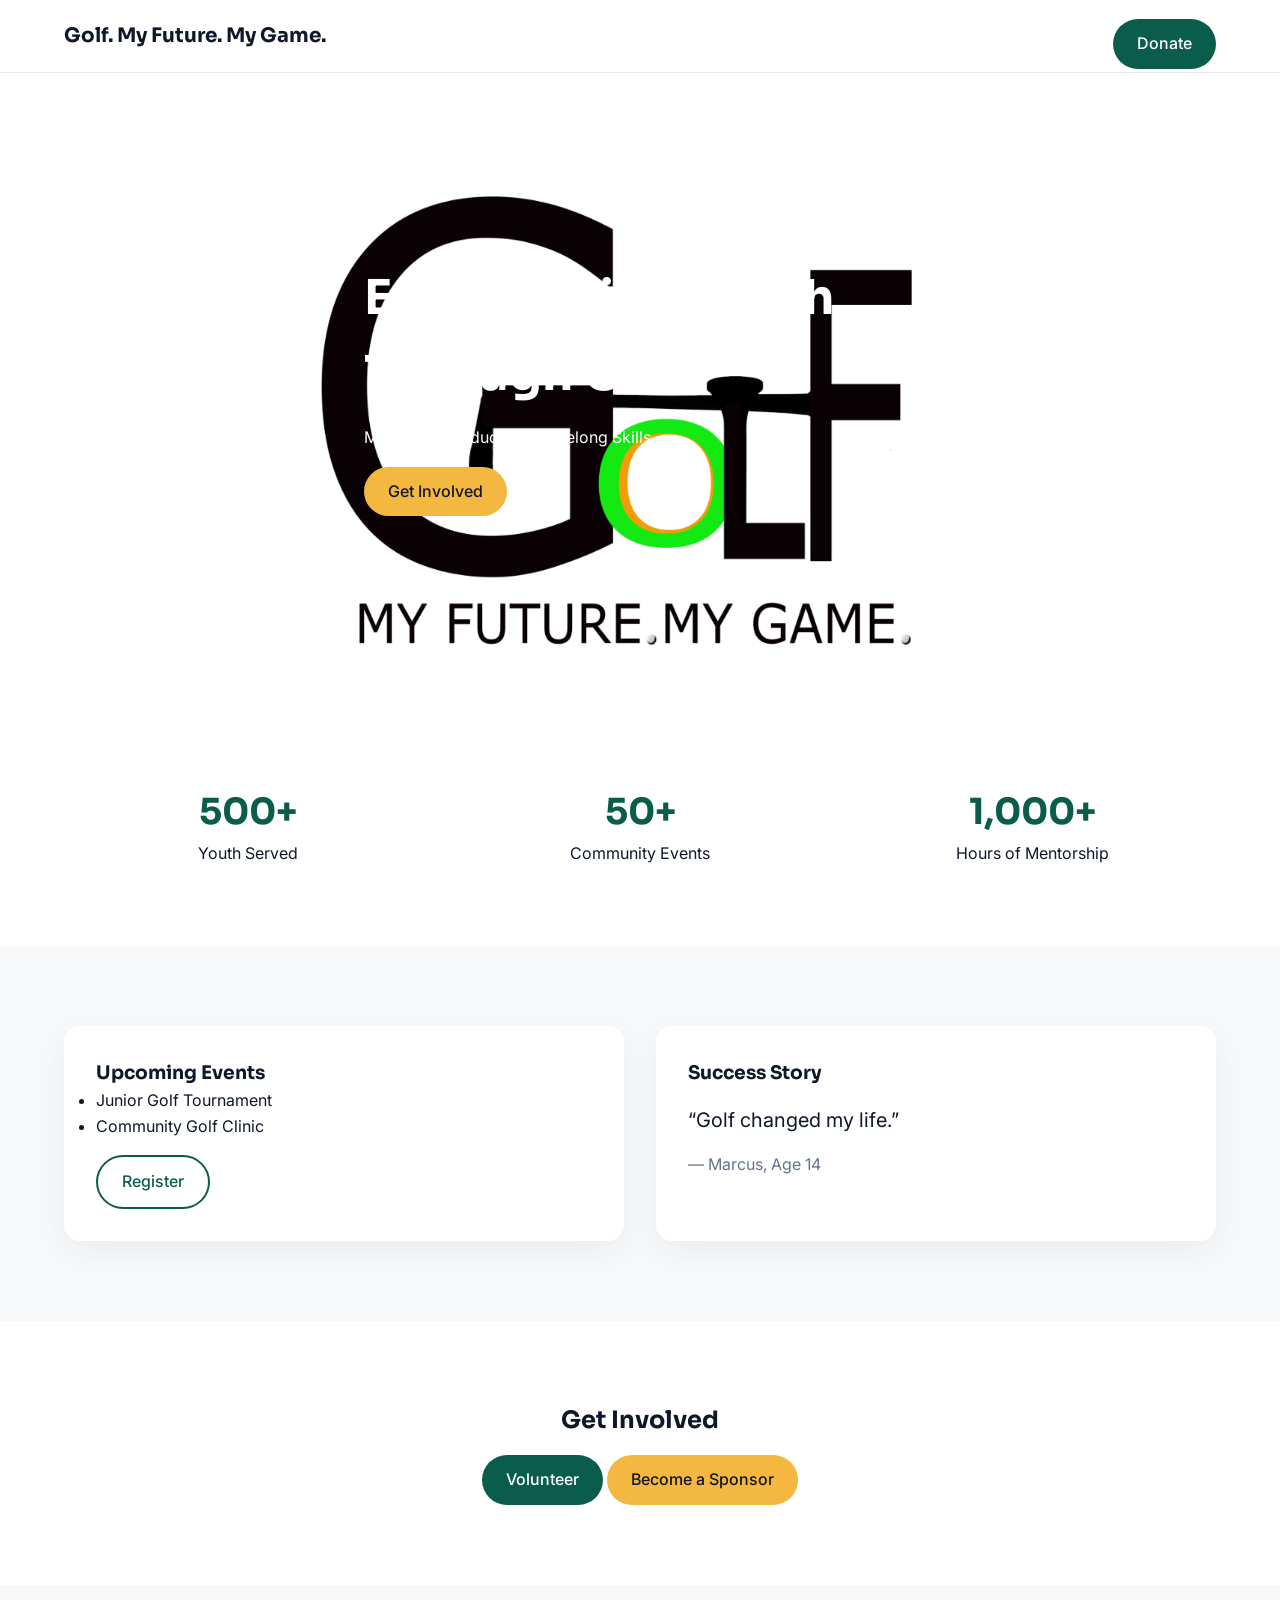
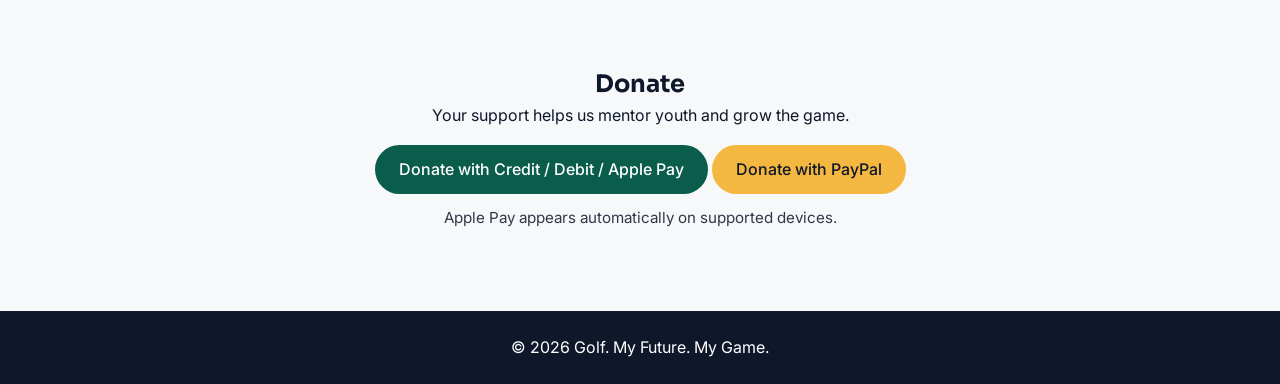
<file: index.html>
<!DOCTYPE html>
<html lang="en">
<head>
  <meta charset="UTF-8" />
  <meta name="viewport" content="width=device-width, initial-scale=1.0"/>
  <title>Golf. My Future. My Game.</title>

  <!-- Google Fonts -->
  <link href="https://fonts.googleapis.com/css2?family=Sora:wght@600;700&family=Inter:wght@400;500&display=swap" rel="stylesheet">

  <!-- CSS -->
  <link rel="stylesheet" href="style.css" />
</head>

<body>

  <!-- NAV -->
  <nav class="nav">
    <div class="container nav-inner">
      <h1 class="logo">Golf. My Future. My Game.</h1>
      <a href="#donate" class="btn btn-primary">Donate</a>
    </div>
  </nav>

  <!-- HERO -->
  <section class="hero">
    <div class="hero-overlay"></div>
    <div class="container hero-content">
      <h2>Empowering Youth Through Golf</h2>
      <p>Mentorship · Education · Lifelong Skills</p>
      <a href="#" class="btn btn-secondary">Get Involved</a>
    </div>
  </section>

  <!-- IMPACT -->
  <section class="section">
    <div class="container impact">
      <div class="impact-card">
        <h3>500+</h3>
        <p>Youth Served</p>
      </div>
      <div class="impact-card">
        <h3>50+</h3>
        <p>Community Events</p>
      </div>
      <div class="impact-card">
        <h3>1,000+</h3>
        <p>Hours of Mentorship</p>
      </div>
    </div>
  </section>

  <!-- EVENTS + STORY -->
  <section class="section light">
    <div class="container grid-2">
      <div class="card">
        <h3>Upcoming Events</h3>
        <ul>
          <li>Junior Golf Tournament</li>
          <li>Community Golf Clinic</li>
        </ul>
        <a href="#" class="btn btn-outline">Register</a>
      </div>

      <div class="card">
        <h3>Success Story</h3>
        <p class="quote">“Golf changed my life.”</p>
        <p class="author">— Marcus, Age 14</p>
      </div>
    </div>
  </section>

  <!-- GET INVOLVED -->
  <section class="section">
    <div class="container center">
      <h2>Get Involved</h2>
      <div class="btn-group">
        <a href="#" class="btn btn-primary">Volunteer</a>
        <a href="#" class="btn btn-secondary">Become a Sponsor</a>
      </div>
    </div>
  </section>
<!-- DONATE -->
<section id="donate" class="section light">
  <div class="container center">
    <h2>Donate</h2>
    <p>Your support helps us mentor youth and grow the game.</p>

    <div class="btn-group">
      <a
        href="https://buy.stripe.com/test_28E4gzaJqbPY1Sy5gDdby00"
        class="btn btn-primary"
        target="_blank"
        rel="noopener"
      >
        Donate with Credit / Debit / Apple Pay
      </a>

      <a
        href="PASTE_YOUR_PAYPAL_DONATE_LINK_HERE"
        class="btn btn-secondary"
        target="_blank"
        rel="noopener"
      >
        Donate with PayPal
      </a>
    </div>

    <p style="margin-top:12px; font-size:0.95em; opacity:0.85;">
      Apple Pay appears automatically on supported devices.
    </p>
  </div>
</section>

  <!-- FOOTER -->
  <footer class="footer">
    <p>© 2026 Golf. My Future. My Game.</p>
  </footer>

</body>
</html>
</file>
<file: style.css>
:root {
  --green: #0B5D4B;
  --gold: #F4B740;
  --dark: #0F172A;
  --light: #F6F8FA;
  --white: #ffffff;
  --gray: #64748B;
}

* {
  margin: 0;
  padding: 0;
  box-sizing: border-box;
}

body {
  font-family: 'Inter', sans-serif;
  color: var(--dark);
  background: var(--white);
  line-height: 1.6;
}

h1, h2, h3 {
  font-family: 'Sora', sans-serif;
}

.container {
  max-width: 1200px;
  padding: 0 24px;
  margin: auto;
}

/* NAV */
.nav {
  background: var(--white);
  border-bottom: 1px solid #e5e7eb;
}

.nav-inner {
  display: flex;
  justify-content: space-between;
  align-items: center;
  height: 72px;
}

.logo {
  font-size: 20px;
}

.hero {
  position: relative;
  height: 70vh;
  background-image: url('https://ebenezerabraha12-dev.github.io/MyFutureMyGame.png');
  background-position: center;
  background-repeat: no-repeat;
  background-size: contain;
  background-color: #ffffff;
  display: flex;
  align-items: center;
  justify-content: center;
}

.hero-overlay {
  display: none;
}

.hero-content {
  position: relative;
  color: var(--white);
  max-width: 600px;
}
.hero h2 {
    font-size: 48px;
    margin-bottom: 12px;
    background: transparent;
}

.hero p {
    background: transparent;
}

/* SECTIONS */
.section {
  padding: 80px 0;
}

.section.light {
  background: var(--light);
}

.center {
  text-align: center;
}

/* BUTTONS */
.btn {
  display: inline-block;
  padding: 12px 24px;
  border-radius: 999px;
  font-weight: 500;
  text-decoration: none;
  margin-top: 16px;
}

.btn-primary {
  background: var(--green);
  color: var(--white);
}

.btn-secondary {
  background: var(--gold);
  color: var(--dark);
}

.btn-outline {
  border: 2px solid var(--green);
  color: var(--green);
}

/* IMPACT */
.impact {
  display: grid;
  grid-template-columns: repeat(3, 1fr);
  gap: 24px;
  text-align: center;
}

.impact-card h3 {
  font-size: 36px;
  color: var(--green);
}

/* GRID */
.grid-2 {
  display: grid;
  grid-template-columns: repeat(2, 1fr);
  gap: 32px;
}

.card {
  background: var(--white);
  padding: 32px;
  border-radius: 16px;
  box-shadow: 0 10px 30px rgba(0,0,0,0.05);
}

.quote {
  font-size: 20px;
  margin: 16px 0;
}

.author {
  color: var(--gray);
}

/* FOOTER */
.footer {
  background: var(--dark);
  color: var(--white);
  text-align: center;
  padding: 24px;
}

/* MOBILE */
@media (max-width: 768px) {
  .impact, .grid-2 {
    grid-template-columns: 1fr;
  }

  .hero h2 {
    font-size: 36px;
  }
}
</file>
